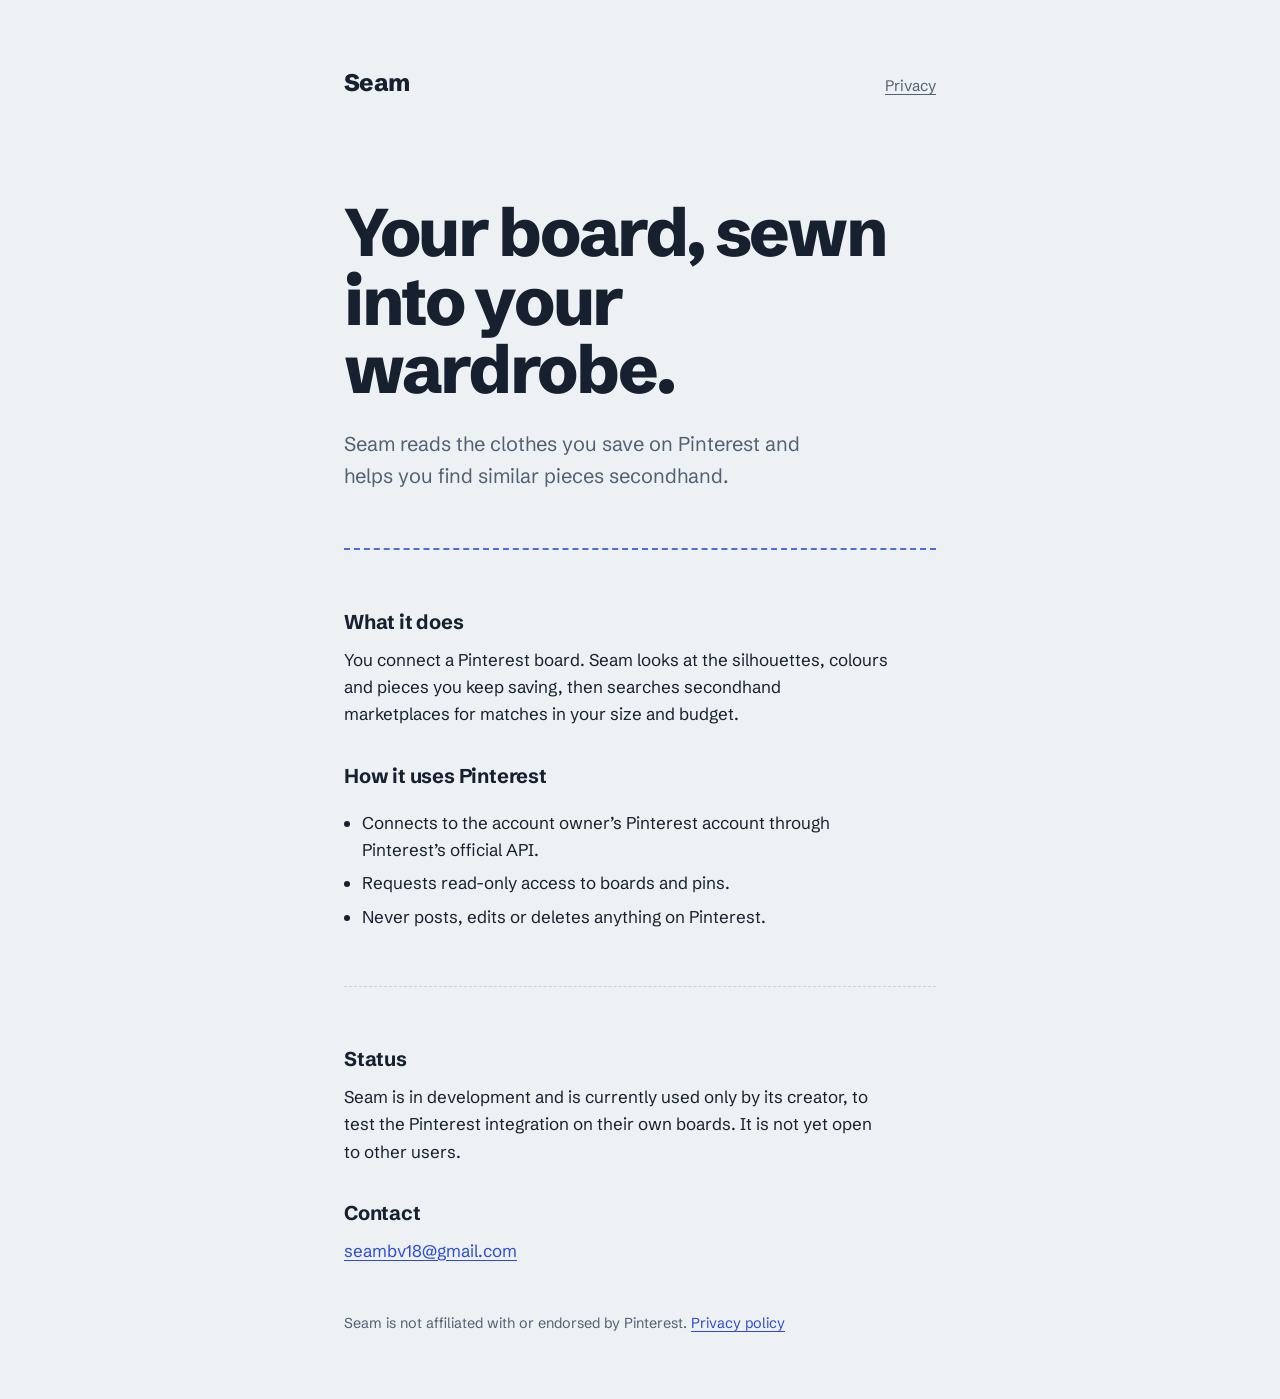
<file: index.html>
<!DOCTYPE html>
<html lang="en">
<head>
<meta charset="utf-8">
<meta name="viewport" content="width=device-width, initial-scale=1">
<title>Seam – from your Pinterest board to your wardrobe</title>
<meta name="description" content="Seam reads your own Pinterest boards to help you find similar clothing on secondhand marketplaces. Currently in development.">
<link rel="icon" href="data:image/svg+xml,<svg xmlns=%22http://www.w3.org/2000/svg%22 viewBox=%220 0 100 100%22><text y=%22.9em%22 font-size=%2290%22>🧵</text></svg>">
<link rel="preconnect" href="https://fonts.googleapis.com">
<link rel="preconnect" href="https://fonts.gstatic.com" crossorigin>
<link href="https://fonts.googleapis.com/css2?family=Schibsted+Grotesk:wght@400;500;800&display=swap" rel="stylesheet">
<link rel="stylesheet" href="style.css">
</head>
<body>
<div class="wrap">
  <header class="top">
    <a class="mark" href="./">Seam</a>
    <nav><a href="privacy.html">Privacy</a></nav>
  </header>

  <main>
    <h1>Your board, sewn into your wardrobe.</h1>
    <p class="lede">Seam reads the clothes you save on Pinterest and helps you find similar pieces secondhand.</p>

    <hr class="stitch">

    <section>
      <h2>What it does</h2>
      <p>You connect a Pinterest board. Seam looks at the silhouettes, colours and pieces you keep saving, then searches secondhand marketplaces for matches in your size and budget.</p>
    </section>

    <section>
      <h2>How it uses Pinterest</h2>
      <ul>
        <li>Connects to the account owner’s Pinterest account through Pinterest’s official API.</li>
        <li>Requests read-only access to boards and pins.</li>
        <li>Never posts, edits or deletes anything on Pinterest.</li>
      </ul>
    </section>

    <hr class="stitch faint">

    <section>
      <h2>Status</h2>
      <p>Seam is in development and is currently used only by its creator, to test the Pinterest integration on their own boards. It is not yet open to other users.</p>
    </section>

    <section>
      <h2>Contact</h2>
      <p><a href="mailto:seambv18@gmail.com">seambv18@gmail.com</a></p>
    </section>
  </main>

  <footer>Seam is not affiliated with or endorsed by Pinterest. <a href="privacy.html">Privacy policy</a></footer>
</div>
</body>
</html>
</file>
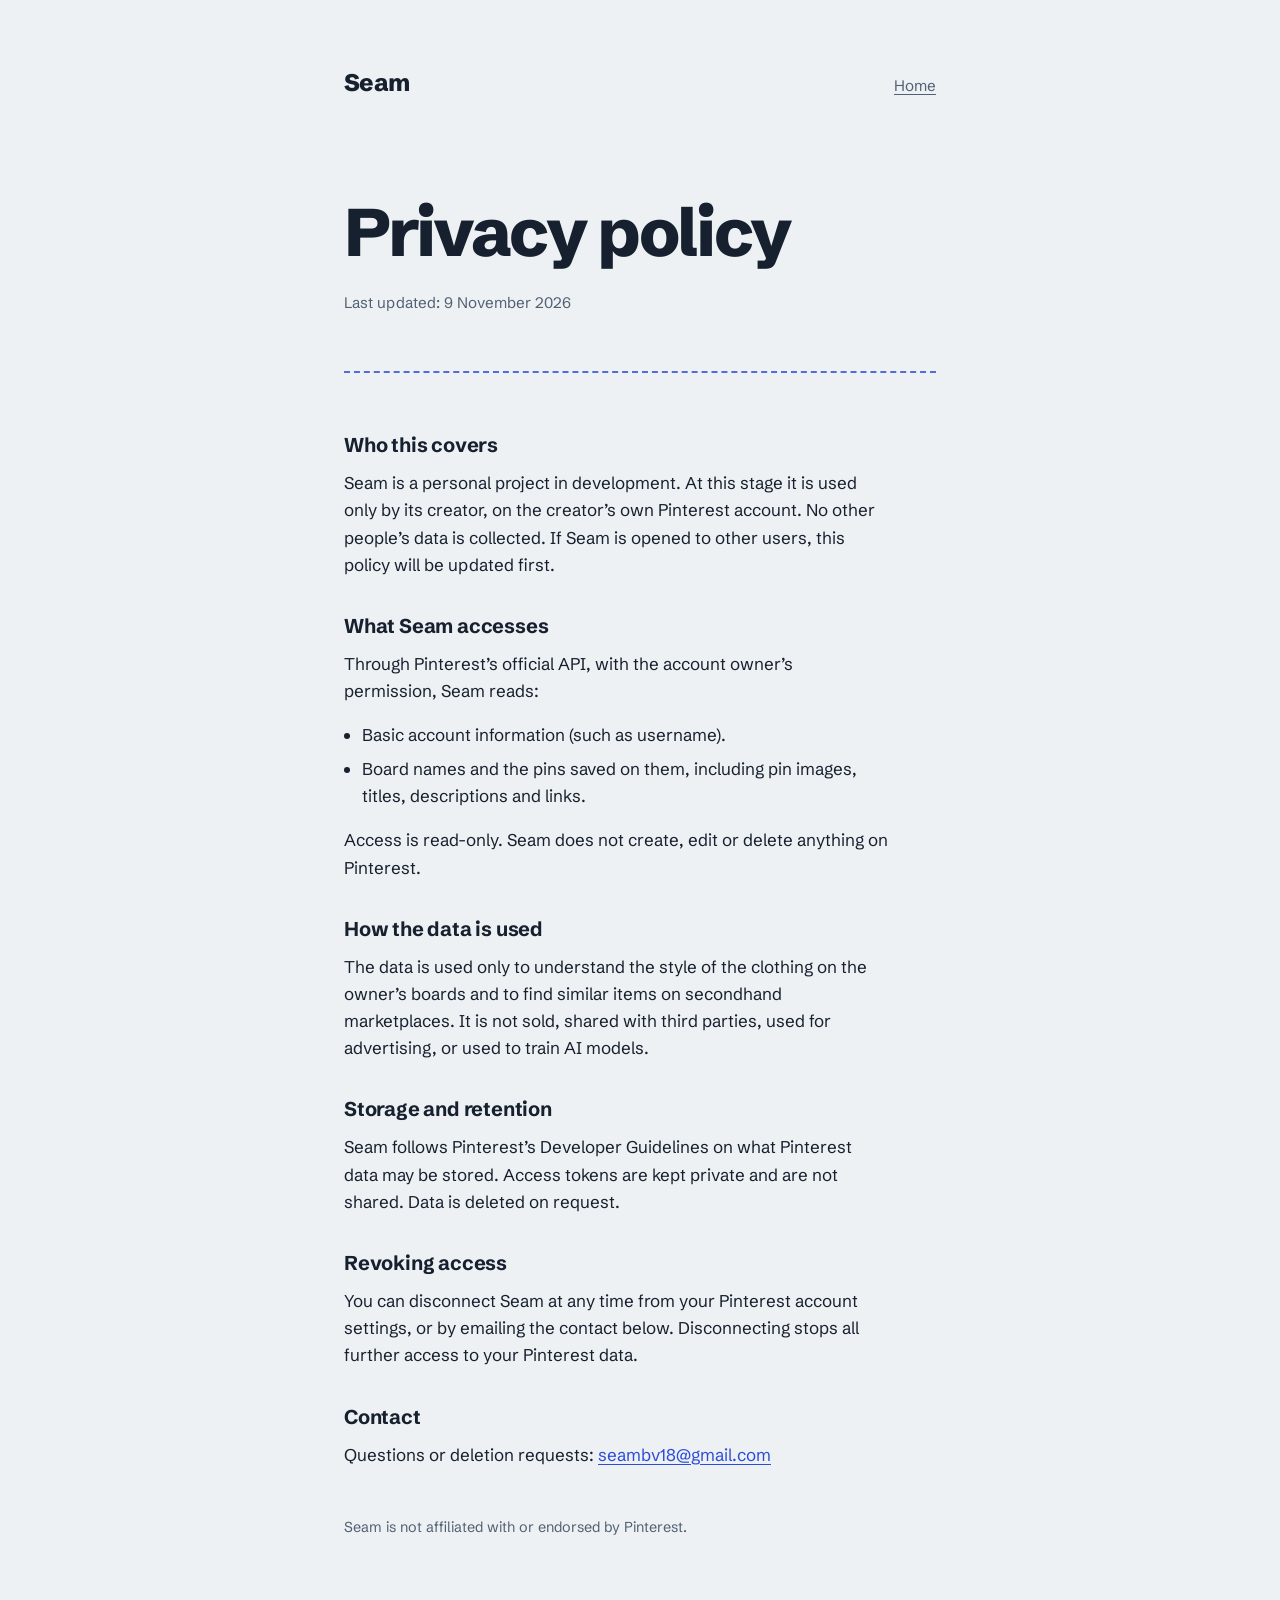
<file: privacy.html>
<!DOCTYPE html>
<html lang="en">
<head>
<meta charset="utf-8">
<meta name="viewport" content="width=device-width, initial-scale=1">
<title>Privacy policy – Seam</title>
<meta name="description" content="How Seam handles Pinterest data.">
<link rel="icon" href="data:image/svg+xml,<svg xmlns=%22http://www.w3.org/2000/svg%22 viewBox=%220 0 100 100%22><text y=%22.9em%22 font-size=%2290%22>🧵</text></svg>">
<link rel="preconnect" href="https://fonts.googleapis.com">
<link rel="preconnect" href="https://fonts.gstatic.com" crossorigin>
<link href="https://fonts.googleapis.com/css2?family=Schibsted+Grotesk:wght@400;500;800&display=swap" rel="stylesheet">
<link rel="stylesheet" href="style.css">
</head>
<body>
<div class="wrap">
  <header class="top">
    <a class="mark" href="./">Seam</a>
    <nav><a href="./">Home</a></nav>
  </header>

  <main>
    <h1>Privacy policy</h1>
    <p class="note">Last updated: 9 November 2026</p>

    <hr class="stitch">

    <section>
      <h2>Who this covers</h2>
      <p>Seam is a personal project in development. At this stage it is used only by its creator, on the creator’s own Pinterest account. No other people’s data is collected. If Seam is opened to other users, this policy will be updated first.</p>
    </section>

    <section>
      <h2>What Seam accesses</h2>
      <p>Through Pinterest’s official API, with the account owner’s permission, Seam reads:</p>
      <ul>
        <li>Basic account information (such as username).</li>
        <li>Board names and the pins saved on them, including pin images, titles, descriptions and links.</li>
      </ul>
      <p>Access is read-only. Seam does not create, edit or delete anything on Pinterest.</p>
    </section>

    <section>
      <h2>How the data is used</h2>
      <p>The data is used only to understand the style of the clothing on the owner’s boards and to find similar items on secondhand marketplaces. It is not sold, shared with third parties, used for advertising, or used to train AI models.</p>
    </section>

    <section>
      <h2>Storage and retention</h2>
      <p>Seam follows Pinterest’s Developer Guidelines on what Pinterest data may be stored. Access tokens are kept private and are not shared. Data is deleted on request.</p>
    </section>

    <section>
      <h2>Revoking access</h2>
      <p>You can disconnect Seam at any time from your Pinterest account settings, or by emailing the contact below. Disconnecting stops all further access to your Pinterest data.</p>
    </section>

    <section>
      <h2>Contact</h2>
      <p>Questions or deletion requests: <a href="mailto:seambv18@gmail.com">seambv18@gmail.com</a></p>
    </section>
  </main>

  <footer>Seam is not affiliated with or endorsed by Pinterest.</footer>
</div>
</body>
</html>
</file>
<file: style.css>
:root{
  --paper:#EEF1F4;
  --ink:#16202E;
  --muted:#516073;
  --thread:#2B4BD8;
  --line:#C9D1DB;
  color-scheme:light dark;
}
@media (prefers-color-scheme:dark){
  :root{--paper:#121821;--ink:#E9EDF2;--muted:#9AA7B8;--thread:#7F96FF;--line:#2B3644}
}
*{box-sizing:border-box}
html{scroll-padding-top:1rem}
body{
  margin:0;background:var(--paper);color:var(--ink);
  font-family:"Schibsted Grotesk",system-ui,-apple-system,"Segoe UI",Roboto,Helvetica,Arial,sans-serif;
  font-size:1.0625rem;line-height:1.6;
}
a{color:var(--thread);text-underline-offset:.18em}
a:focus-visible{outline:2px solid var(--thread);outline-offset:3px;border-radius:2px}
.wrap{max-width:40rem;margin:0 auto;padding:clamp(1.5rem,6vw,4rem) 1.5rem 4rem}
header.top{display:flex;justify-content:space-between;align-items:baseline;margin-bottom:clamp(3rem,10vw,6rem)}
.mark{font-weight:800;font-size:1.5rem;letter-spacing:-.03em;color:var(--ink);text-decoration:none}
nav a{margin-left:1.25rem;color:var(--muted);font-size:.95rem}
h1{font-size:clamp(2.4rem,9vw,4.2rem);line-height:1.02;letter-spacing:-.035em;font-weight:800;margin:0 0 1.5rem}
h2{font-size:1.25rem;letter-spacing:-.01em;margin:0 0 .5rem}
p{margin:0 0 1rem;max-width:34rem}
.lede{font-size:1.25rem;color:var(--muted);max-width:30rem}
.stitch{border:0;border-top:2px dashed var(--thread);margin:clamp(2rem,6vw,3.5rem) 0;opacity:.8}
.stitch.faint{border-top:1px dashed var(--line);opacity:1}
section{margin-bottom:2rem}
ul{padding-left:1.1rem;max-width:34rem}
li{margin-bottom:.4rem}
.note{color:var(--muted);font-size:.95rem}
footer{margin-top:3rem;color:var(--muted);font-size:.9rem}
@media (prefers-reduced-motion:no-preference){
  .stitch{background:none}
}
</file>
